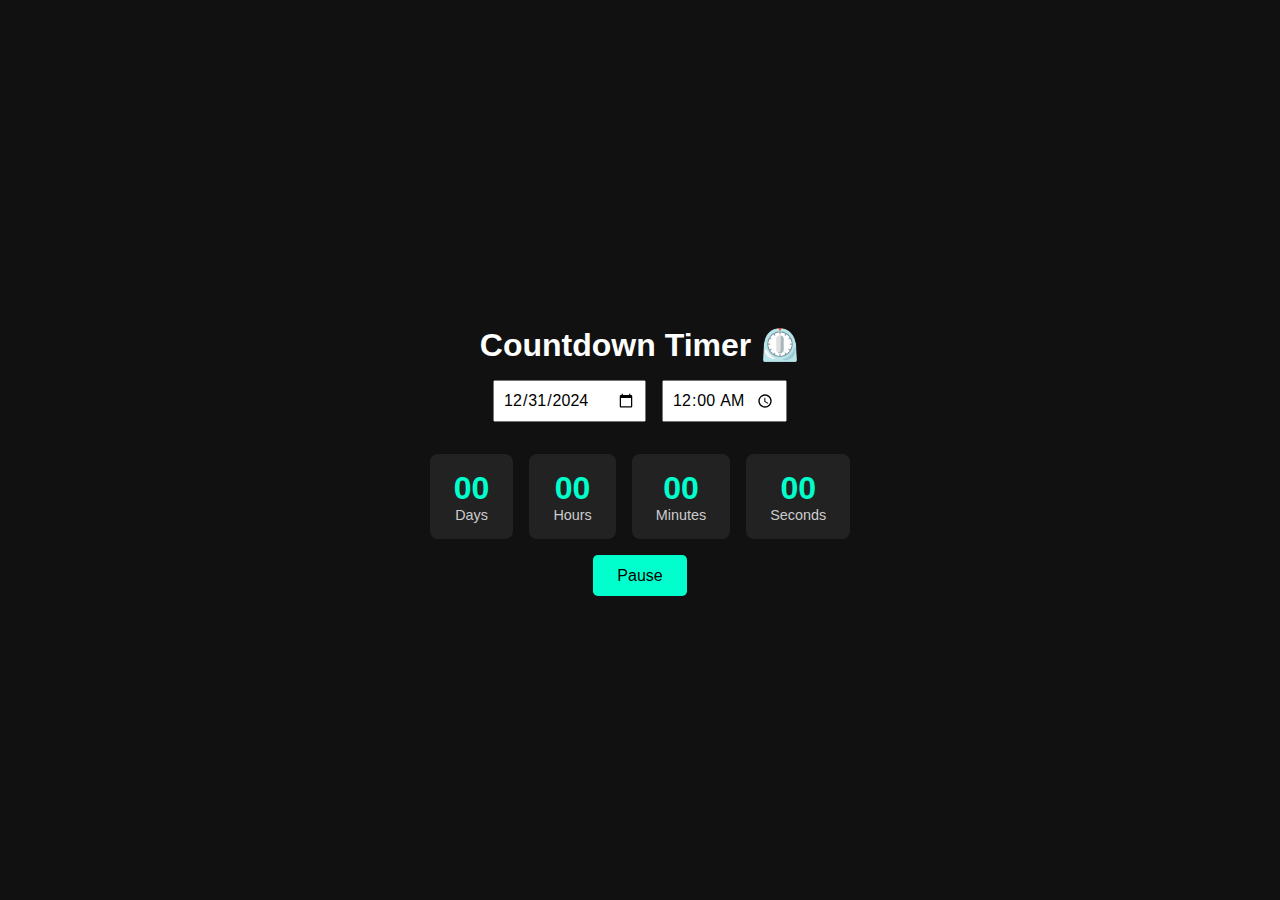
<file: counter/index.html>
<!DOCTYPE html>
<html lang="en">
<head>
    <meta charset="UTF-8">
    <meta name="viewport" content="width=device-width, initial-scale=1.0">
    <title>CountDown Selected Time</title>
    <link rel="stylesheet" href="time.css">
</head>
<body>
    <h1>Countdown Timer ⏲️</h1>

  <div class="inputs">
    <input type="date" id="datePicker" value="2024-12-31" />
    <input type="time" id="timePicker" value="00:00" />
  </div>

  <div class="countdown" id="countdown">
    <div class="time-unit"><span class="number" id="days">00</span><span class="label">Days</span></div>
    <div class="time-unit"><span class="number" id="hours">00</span><span class="label">Hours</span></div>
    <div class="time-unit"><span class="number" id="minutes">00</span><span class="label">Minutes</span></div>
    <div class="time-unit"><span class="number" id="seconds">00</span><span class="label">Seconds</span></div>
  </div>

  <button id="toggleBtn">Pause</button>
  <script src="count.js"></script>
    
</body>
</html>
</file>
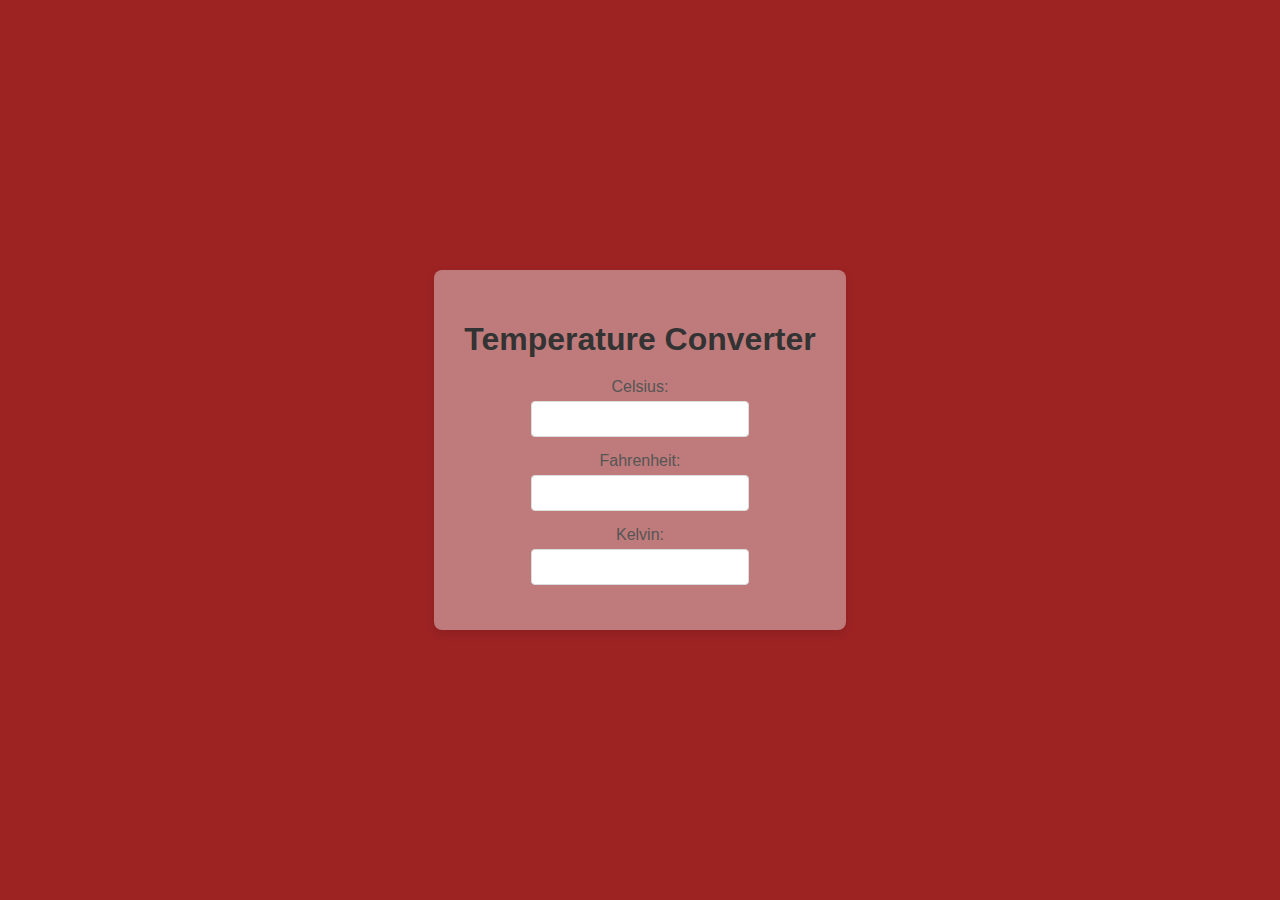
<file: temperature/index.html>
<!DOCTYPE html>
<html lang="en">
<head>
    <meta charset="UTF-8">
    <meta name="viewport" content="width=device-width, initial-scale=1.0">
    <title>Temperature converter</title>
    <link rel="stylesheet" href="style.css">
</head>
<body>
    <div class="container">
        <h1>Temperature Converter</h1>
        <div class="input-group">
            <label for="celsius">Celsius:</label>
            <input type="number" id="celsius">
        </div>
        <div class="input-group">
            <label for="fahrenheit">Fahrenheit:</label>
            <input type="number" id="fahrenheit">
        </div>
        <div class="input-group">
            <label for="kelvin">Kelvin:</label>
            <input type="number" id="kelvin">
        </div>
    </div>
    <script src="script.js"></script>
</body>
</html>
</file>
<file: counter/time.css>
* {
  box-sizing: border-box;
  font-family: Arial, sans-serif;
}
body {
  background: #111;
  color: #fff;
  margin: 0;
  padding: 2rem;
  display: flex;
  flex-direction: column;
  align-items: center;
  justify-content: center;
  min-height: 100vh;
}
h1 {
  text-align: center;
  font-size: 2rem;
  margin-bottom: 1rem;
}
.inputs {
  display: flex;
  gap: 1rem;
  flex-wrap: wrap;
  justify-content: center;
  margin-bottom: 1rem;
}
input[type="date"],
input[type="time"] {
  padding: 0.5rem;
  font-size: 1rem;
}
.countdown {
  display: flex;
  gap: 1rem;
  margin-top: 1rem;
  flex-wrap: wrap;
  justify-content: center;
}
.time-unit {
  background: #222;
  border-radius: 0.5rem;
  padding: 1rem 1.5rem;
  text-align: center;
  min-width: 80px;
}
.time-unit span {
  display: block;
}
.number {
  font-size: 2rem;
  font-weight: bold;
  color: #00ffcc;
}
.label {
  font-size: 0.9rem;
  color: #ccc;
}
button {
  margin-top: 1rem;
  padding: 0.7rem 1.5rem;
  font-size: 1rem;
  border: none;
  border-radius: 0.3rem;
  background: #00ffcc;
  color: #000;
  cursor: pointer;
  transition: background 0.3s ease;
}
button:hover {
  background: #00cc99;
}
@media (max-width: 500px) {
  .time-unit {
    padding: 0.8rem;
  }

  .number {
    font-size: 1.5rem;
  }
}
</file>
<file: temperature/style.css>
body {
    font-family: Arial, sans-serif;
    display: flex;
    justify-content: center;
    align-items: center;
    min-height: 100vh;
    background-color: #9d2323;
    margin: 0;
}

.container {
    background-color: #bf7b7b;
    padding: 30px;
    border-radius: 8px;
    box-shadow: 0 4px 8px rgba(0, 0, 0, 0.1);
    text-align: center;
}

h1 {
    color: #333;
    margin-bottom: 20px;
}

.input-group {
    margin-bottom: 15px;
}

.input-group label {
    display: block;
    margin-bottom: 5px;
    color: #555;
}

.input-group input {
    width: 200px;
    padding: 8px;
    border: 1px solid #ddd;
    border-radius: 4px;
    font-size: 16px;
}
</file>
